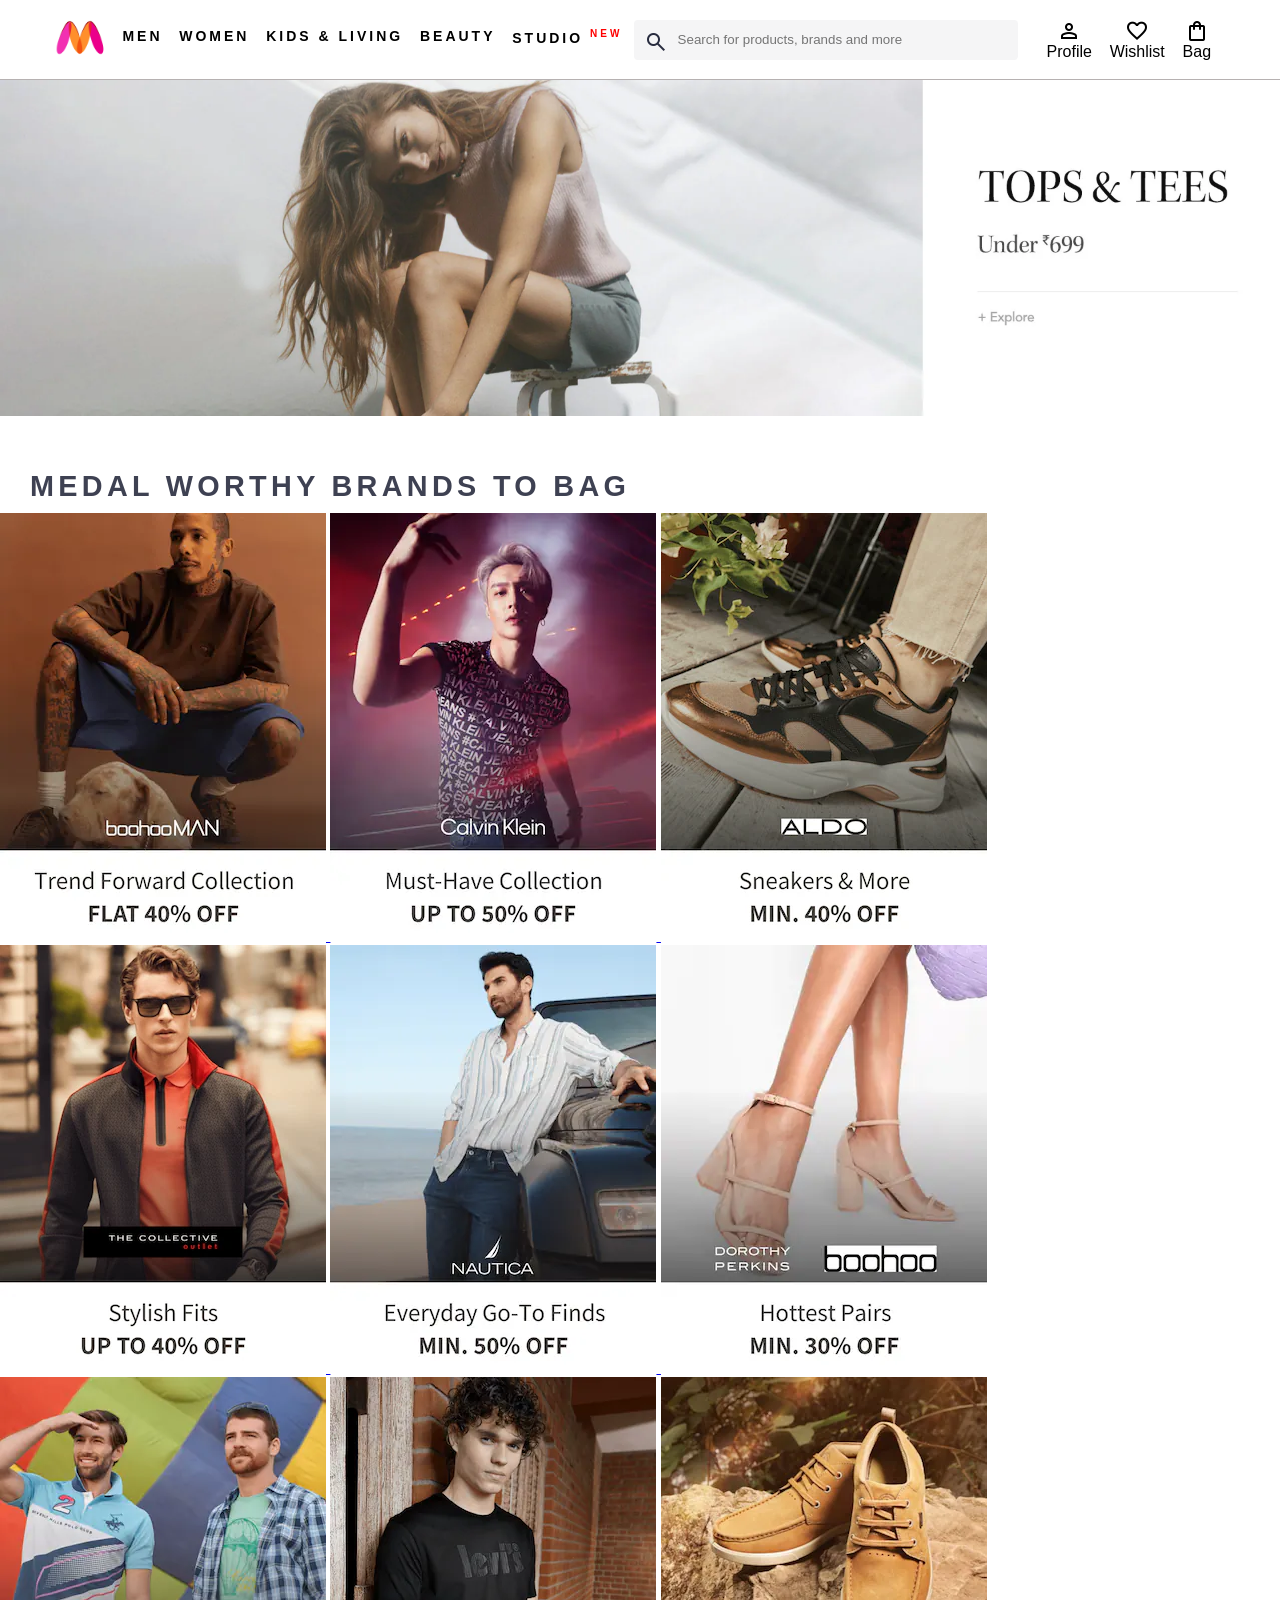
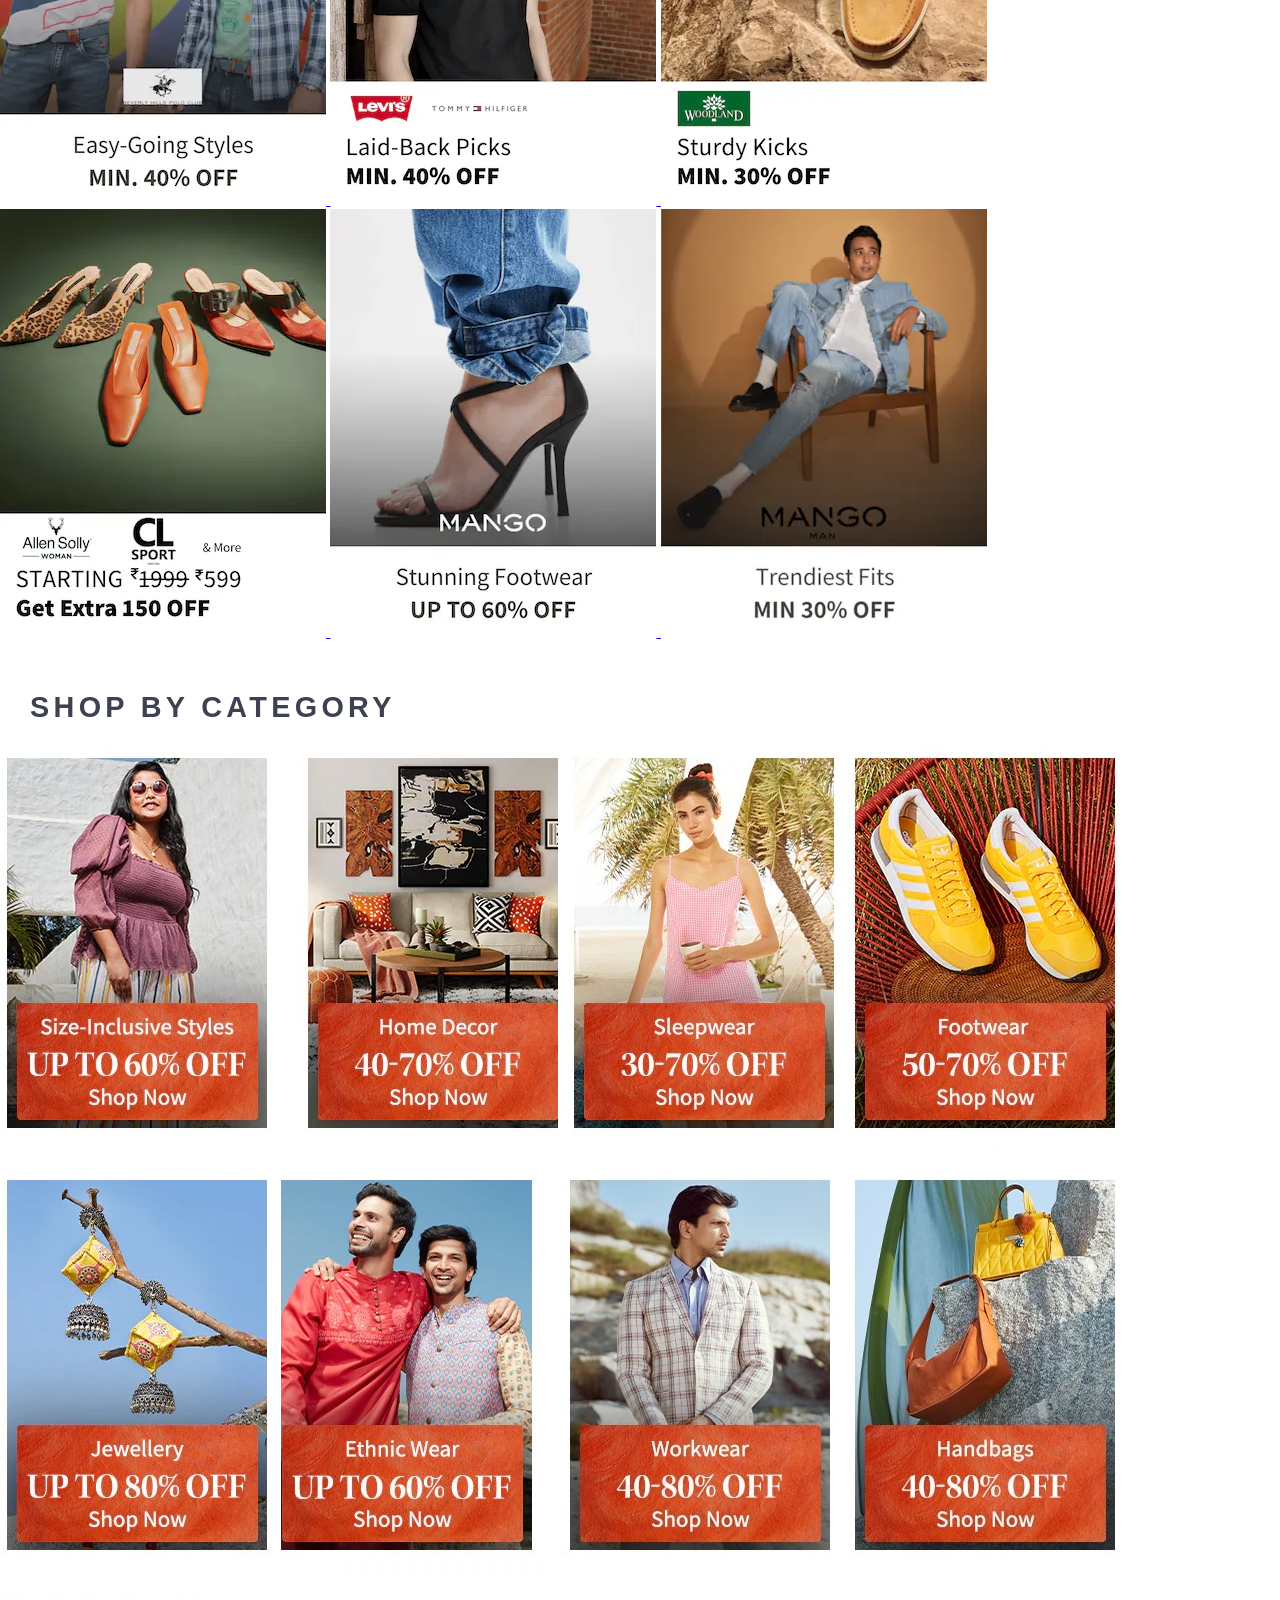
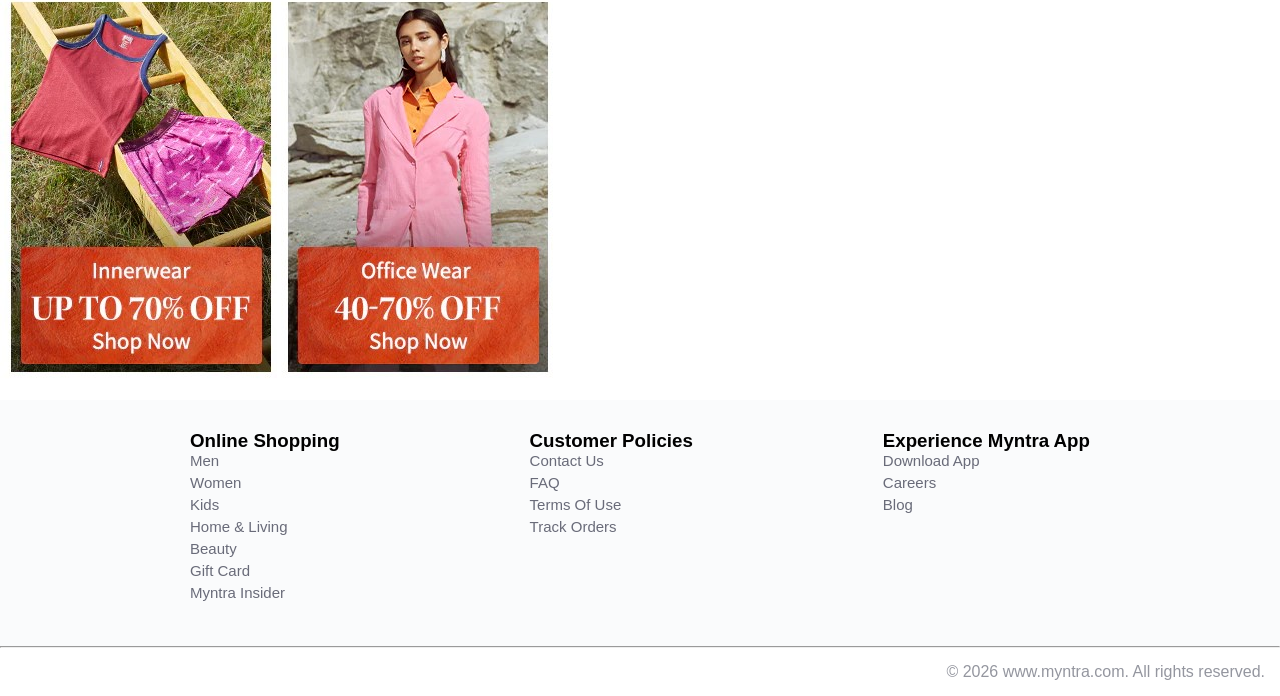
<file: index.html>
<!DOCTYPE html>
<html lang="en">
<head>
    <title>Myntra Clone</title>
    <link rel="stylesheet" href="index.css">
    <link rel="stylesheet"
        href="https://fonts.googleapis.com/css2?family=Material+Symbols+Outlined:opsz,wght,FILL,GRAD@24,400,0,0" />
</head>

<body>

    <header>
        <div class="logo_container">
            <a href="#">
                <img class="myntra_home" src="myntra_logo.webp" alt="Myntra Home">
            </a>
        </div>

        <nav class="nav_bar">
            <a href="#">Men</a>
            <a href="#">Women</a>
            <a href="#">Kids & Living</a>
            <a href="#">Beauty</a>
            <a href="#">Studio <sup>New</sup></a>
        </nav>

        <div class="search_bar">
            <span class="material-symbols-outlined search_icon">search</span>
            <input class="search_input" placeholder="Search for products, brands and more">
        </div>

        <div class="action_bar">

            <div class="action_container">
                <span class="material-symbols-outlined action_icon">person</span>
                <span class="action_name">Profile</span>
            </div>

            <div class="action_container">
                <span class="material-symbols-outlined action_icon">favorite</span>
                <span class="action_name">Wishlist</span>
            </div>

            <div class="action_container">
                <span class="material-symbols-outlined action_icon">shopping_bag</span>
                <span class="action_name">Bag</span>
            </div>

        </div>
    </header>

    <main>

        <!-- Banner -->
        <div class="banner_container">
            <img class="banner_image" src="banner.jpg" alt="Main Banner">
        </div>

        <!-- Category Section -->
        <div class="category_heading">MEDAL WORTHY BRANDS TO BAG</div>

        <div class="category_item">

            <!-- First image opens new products page -->
            <a href="products.html?category=men">
                <img class="sale_items" src="a.png" alt="Men Category">
            </a>

            <a href="products.html?category=men & women">
                 <img class="sale_items" src="b.png">
          </a>
            <a href="products.html?category=women">
                <img class="sale_items" src="c.png">
            </a>
            <a href="products.html?category=women">
               <img class="sale_items" src="d.png">
             </a>
            <a href="products.html?category=women">
               <img class="sale_items" src="e.png">
              </a>
            <a href="products.html?category=women">
              <img class="sale_items" src="f.png">
             </a>
            <a href="products.html?category=women">
               <img class="sale_items" src="g.png">
              </a>
            <a href="products.html?category=women">
               <img class="sale_items" src="h.png">
              </a>
            <a href="products.html?category=women">
               <img class="sale_items" src="i.png">
              </a>
            <a href="products.html?category=women">
               <img class="sale_items" src="j.png">
            </a>
            <a href="products.html?category=women">
               <img class="sale_items" src="k.png">
            </a>
            <a href="products.html?category=women">
                 <img class="sale_items" src="l.png">
            </a>
        </div>

        <!-- Shop By Category -->
        <div class="category_heading">SHOP BY CATEGORY</div>

        <div class="category_item">
            <a href="#"><img class="sale_items" src="1.jpg" alt=""></a>
            <a href="#"><img class="sale_items" src="2.jpg" alt=""></a>
            <a href="#"><img class="sale_items" src="3.jpg" alt=""></a>
            <a href="#"><img class="sale_items" src="4.jpg" alt=""></a>
            <a href="#"><img class="sale_items" src="5.jpg" alt=""></a>
            <a href="#"><img class="sale_items" src="6.jpg" alt=""></a>
            <a href="#"><img class="sale_items" src="7.jpg" alt=""></a>
            <a href="#"><img class="sale_items" src="8.jpg" alt=""></a>
            <a href="#"><img class="sale_items" src="9.jpg" alt=""></a>
            <a href="#"><img class="sale_items" src="10.jpg" alt=""></a>
        </div>

    </main>

    <footer>
        <div class="footer_container">

            <div class="footer_column">
                <h3>Online Shopping</h3>
                <a href="#">Men</a>
                <a href="#">Women</a>
                <a href="#">Kids</a>
                <a href="#">Home & Living</a>
                <a href="#">Beauty</a>
                <a href="#">Gift Card</a>
                <a href="#">Myntra Insider</a>
            </div>

            <div class="footer_column">
                <h3>Customer Policies</h3>
                <a href="#">Contact Us</a>
                <a href="#">FAQ</a>
                <a href="#">Terms Of Use</a>
                <a href="#">Track Orders</a>
            </div>

            <div class="footer_column">
                <h3>Experience Myntra App</h3>
                <a href="#">Download App</a>
                <a href="#">Careers</a>
                <a href="#">Blog</a>
            </div>

        </div>

        <hr>

        <div class="copyright">
            © 2026 www.myntra.com. All rights reserved.
        </div>
    </footer>

</body>
</html>
</file>
<file: index.css>
*{
    margin: 0;
    padding: 0;
    font-family: Assistant,-apple-system,BlinkMacSystemFont,Segoe UI,Roboto,Helvetica,Arial,sans-serif;
    box-sizing: border-box;
}
header{
    display: flex;
    height: 80px;
    background-color:  #ffffff;
    justify-content: space-between;
    align-items: center;
    border-bottom:  1px solid #b6b1b1;
    
}
.myntra_home{
    height: 45px;
}
.logo_container{
    margin-left: 4%;
}
.action_bar{
    margin-right: 4%;
}
.nav_bar{
    display: flex;
    justify-content: space-between;
    min-width:500px;


}
.nav_bar a{
    font-size: 14px;
    letter-spacing: 3px;
    color: black;
    font-weight: 700;
    text-transform: uppercase;
    text-decoration: none;
    padding: 28px 0;
    border-bottom:5px solid  #ffffff;

}
.nav_bar a:hover{
    border-bottom:4px solid  #f54e77;
}
.nav_bar a sup{
    color: red;
    font-size: 10px;
}
.search_bar{
    height: 40px;
    min-width: 200px;
    width: 30%;
    display: flex;
    align-items: center;

}
.search_icon{
    height: 20px;
    padding: 10px;
    box-sizing: content-box;
    background-color: #f5f5f6;
     color: #282c3f;
     font-weight: 300;
     border-radius: 4px 0 0 4px;
    
}
.search_input{
    color: #696e79;
    background-color: #f5f5f6;
    flex-grow:1;
    height: 40px;
    border: 0;
    border-radius: 0 4px 4px 0;
}
.action_bar {
    display: flex;
    min-width: 200px;
    justify-content: space-evenly;
}
.action_container {
    display: flex;
    flex-direction: column;
    align-items: center;

}
.banner_containe{
    margin: 40px 0;
}
.banner_image{
    width: 100%;

}
.category_heading {
    text-transform: uppercase;
    color: #3e4152;
    letter-spacing: .15em;
    font-size: 1.8em;
    margin: 50px 0 10px 30px;
    max-height: 5em;
    font-weight: 700;
}
.category_items{
    display: flex;
    flex-wrap: wrap;
    justify-content:space-evenly ;
}
.sale_item{
    width: 250px;
}
.footer_container{
    padding: 30px 0px 40px 0px;
    background: #FAFBFC;
    display: flex;
    justify-content: space-evenly;
}
.footer_column{
    display: flex;
    flex-direction: column;
}
.footer_column h3{
     
}
.footer_column a {
    color: #696b79;
    font-size: 15px;
    text-decoration: none;
    padding-bottom: 5px;
}.copyright {
    color: #94969f;
    text-align: end;
    padding: 15px;
}
</file>
